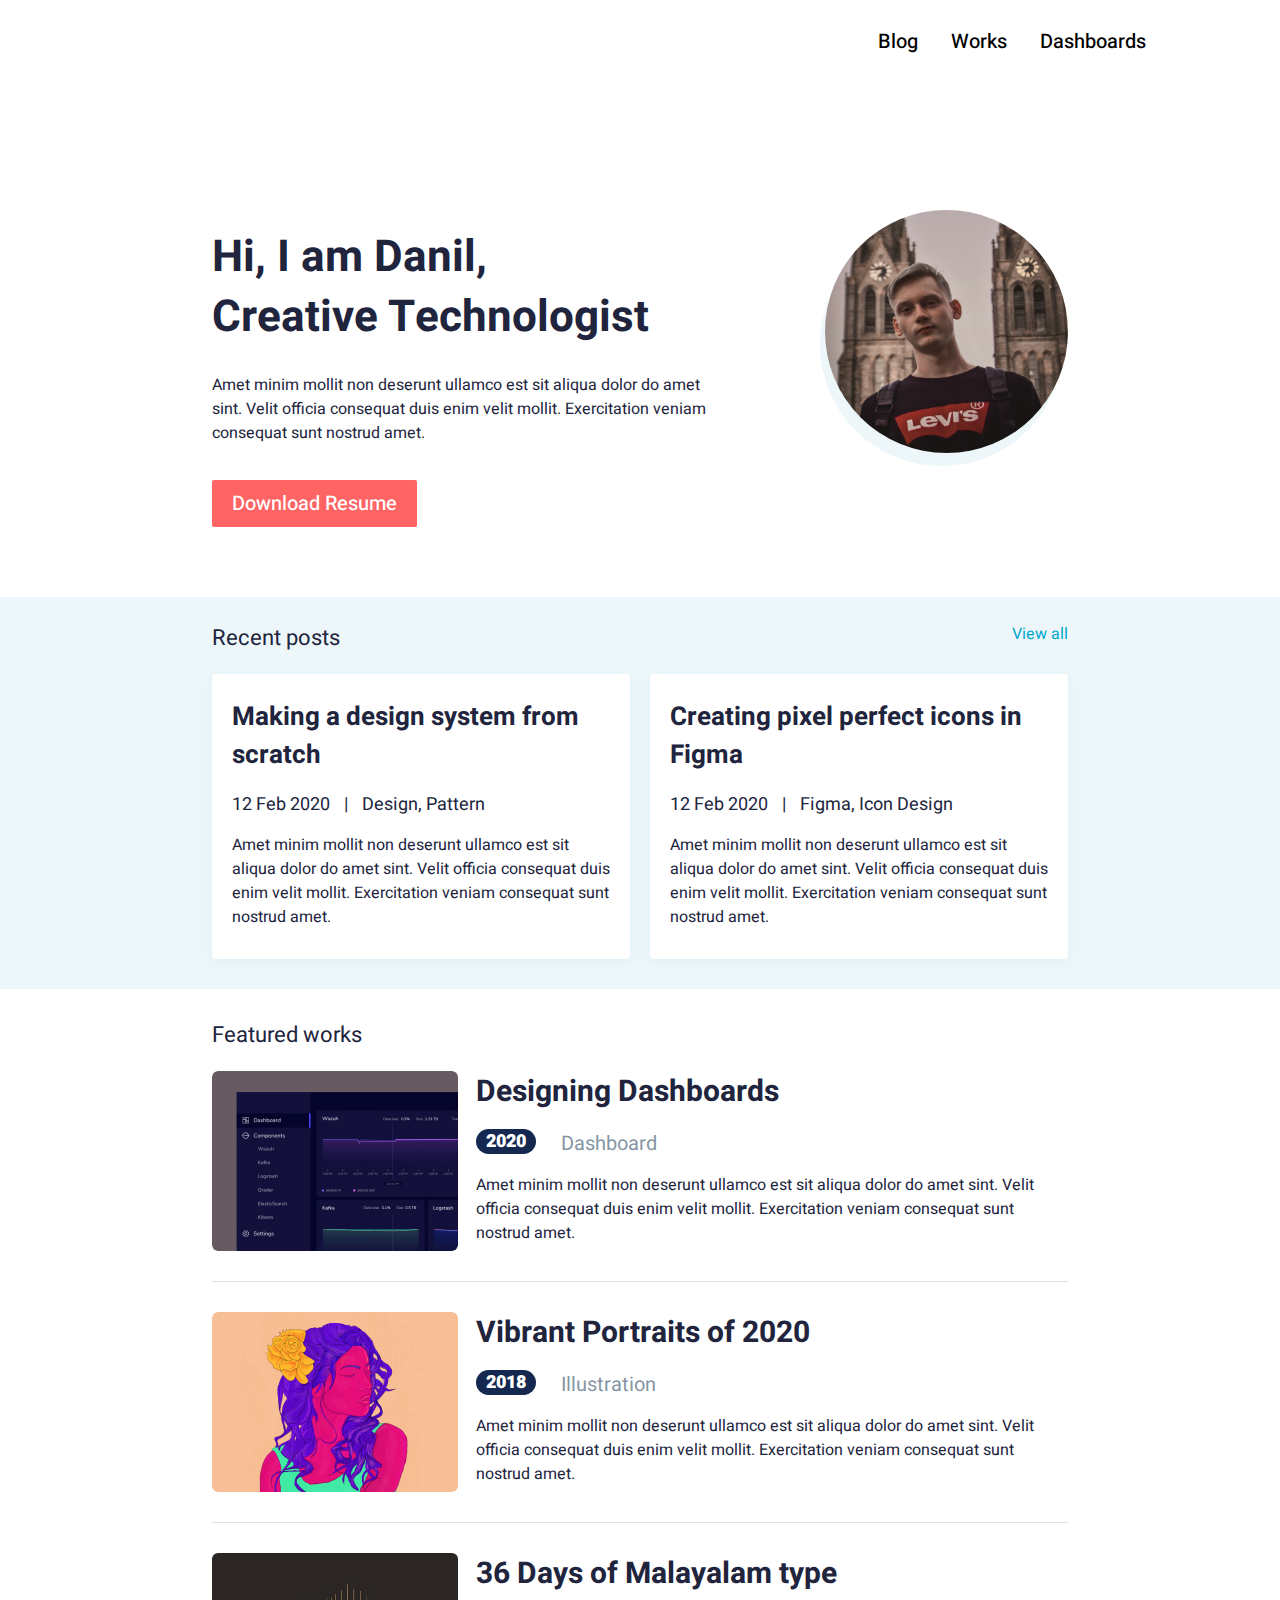
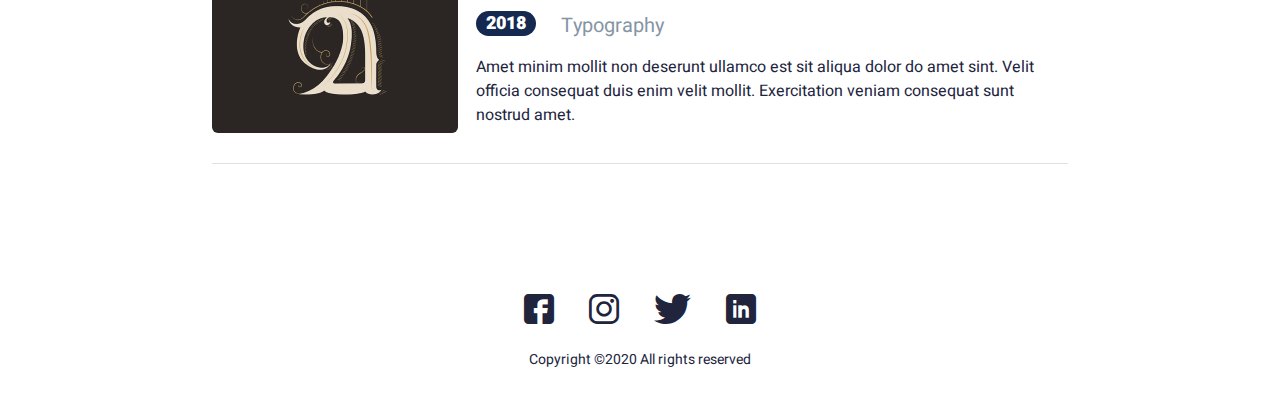
<file: index.html>
<!DOCTYPE html>
<html lang="en">
<head>
  <meta charset="UTF-8">
  <meta name="viewport" content="width=device-width, initial-scale=1.0">
  <meta http-equiv="X-UA-Compatible" content="ie=edge">
  <link rel="stylesheet" href="css/style.css">
  <link rel="stylesheet" href="css/iconsfont.css">
  <!-- &display=swap - позволяет шрифтам грузится быстрее так как контролирует порядок подключения шрифтов -->
  <!-- &subset=cyrillic-ext - позволяет использовать кириллицу на шрифтах -->
  <link href="https://fonts.googleapis.com/css2?family=Heebo:wght@400;500;700;900&display=swap" rel="stylesheet">
  <title>HomePage</title>
</head>
<body>
  <div class="wrapper">
    <header class = "header">
      <div class="header__content__container">
        <nav class="menu__body">
          <ul class="menu__list">
            <li><a href="blog.html" class="menu__link">Blog</a></li>
            <li><a href="works.html" class="menu__link">Works</a></li>
            <li><a href="dashboards.html" class="menu__link">Dashboards</a></li>
          </ul>
        </nav>
      </div>
    </header>
    <main class="page">
      <section class="hello">
        <div class="hello__container _container">
          <div class="hello__content">
            <h1 class="hello__title title">Hi, I am Danil,<br>Creative Technologist</h1>
            <div class="hello__text text">
              Amet minim mollit non deserunt ullamco est sit aliqua dolor do amet sint. Velit officia consequat duis enim velit mollit. Exercitation veniam consequat sunt nostrud amet.
            </div>
            <a href="" class="hello__btn btn">Download Resume</a>
          </div>
          <div class="hello__avatar">
            <img src="img/avatar3.jpg" alt="avatar">
          </div>
        </div>
      </section>
      <section class="recent-posts">
        <div class="recent-posts__container _container">
          <div class="recent-posts__header">
            <div class="recent-posts__title title-posts">Recent posts</div>
            <a href="" class="recent-posts__view-all">View all</a>
          </div>
          <div class="recent-posts__items">
            <div class="recent-posts__column">
              <article class="recent-posts__item recent-post">
                <!-- Тег <article> задает содержание сайта вроде
                новости, статьи, записи блога, форума или др. -->
                <a href="" class="recent-post__title">Making a design system from scratch</a>
                <div class="recent-posts__info">12 Feb 2020 <span>|</span> Design, Pattern</div>
                <div class="recent-posts__text text">
                  Amet minim mollit non deserunt ullamco est sit aliqua dolor do amet sint. Velit officia consequat duis enim velit mollit.
                  Exercitation veniam consequat sunt nostrud amet.</div>
              </article>
            </div>
            <div class="recent-posts__column">
              <article class="recent-posts__item recent-post">
                <!-- Тег <article> задает содержание сайта вроде
                новости, статьи, записи блога, форума или др. -->
                <a href="" class="recent-post__title">Creating pixel perfect icons in Figma</a>
                <div class="recent-posts__info">12 Feb 2020 <span>|</span> Figma, Icon Design</div>
                <div class="recent-posts__text text">
                  Amet minim mollit non deserunt ullamco est sit aliqua dolor do amet sint. Velit officia consequat duis enim velit mollit.
                  Exercitation veniam consequat sunt nostrud amet.</div>
              </article>
            </div>
          </div>
        </div>
      </section>
      <section class="featured-works">
        <div class="featured-works__container _container">
          <div class="featured-works__title title-posts">Featured works</div>
          <div class="featured-works__items works">
            <article class="featured-works__item works__item">
              <a href="" class="works__image _ibg">
                <!-- _Ibg - вставляется именно для адаптива ЛЮБОЙ вставленной
              картинки (Разработка с канала Фрилансер по жизни)-->
                <img src="img/featured-works/work-1.jpg" alt="Work #1">
              </a>
              <div class="works__body">
                <a href="" class="works__title">Designing Dashboards</a>
                <div class="works__info">
                  <div class="works__year">2020</div>
                  <div class="works__category">Dashboard</div>
                </div>
                <div class="works__text text">Amet minim mollit non deserunt ullamco est sit aliqua dolor do amet sint. Velit officia consequat duis enim velit mollit. Exercitation veniam consequat sunt nostrud amet.</div>
              </div>
            </article>
            <article class="featured-works__item works__item">
              <a href="" class="works__image _ibg">
                <!-- _Ibg - вставляется именно для адаптива ЛЮБОЙ вставленной
              картинки (Разработка с канала Фрилансер по жизни)-->
                <img src="img/featured-works/work-2.jpg" alt="Work #2">
              </a>
              <div class="works__body">
                <a href="" class="works__title">Vibrant Portraits of 2020</a>
                <div class="works__info">
                  <div class="works__year">2018</div>
                  <div class="works__category">Illustration</div>
                </div>
                <div class="works__text text">Amet minim mollit non deserunt ullamco est sit aliqua dolor do amet sint. Velit officia consequat duis enim velit mollit. Exercitation veniam consequat sunt nostrud amet.</div>
              </div>
            </article>
            <article class="featured-works__item works__item">
              <a href="" class="works__image _ibg">
                <!-- _Ibg - вставляется именно для адаптива ЛЮБОЙ вставленной
              картинки (Разработка с канала Фрилансер по жизни)-->
                <img src="img/featured-works/work-3.jpg" alt="Work #3">
              </a>
              <div class="works__body">
                <a href="" class="works__title">36 Days of Malayalam type</a>
                <div class="works__info">
                  <div class="works__year">2018</div>
                  <div class="works__category">Typography</div>
                </div>
                <div class="works__text text">Amet minim mollit non deserunt ullamco est sit aliqua dolor do amet sint. Velit officia consequat duis enim velit mollit. Exercitation veniam consequat sunt nostrud amet.</div>
              </div>
            </article>
          </div>
        </div>
      </section>
    </main>
    <footer class = "footer">
      <div class="footer__content _container">
        <div class="footer__social social">
          <a href="" class="social__item _icon-fb"></a>
          <a href="" class="social__item _icon-insta"></a>
          <a href="" class="social__item _icon-twitter"></a>
          <a href="" class="social__item _icon-linkedin"></a>
        </div>
        <div class="footer__copyright">Copyright ©2020 All rights reserved</div>
      </div>
    </footer>
  </div>
</body>
</html>
</file>
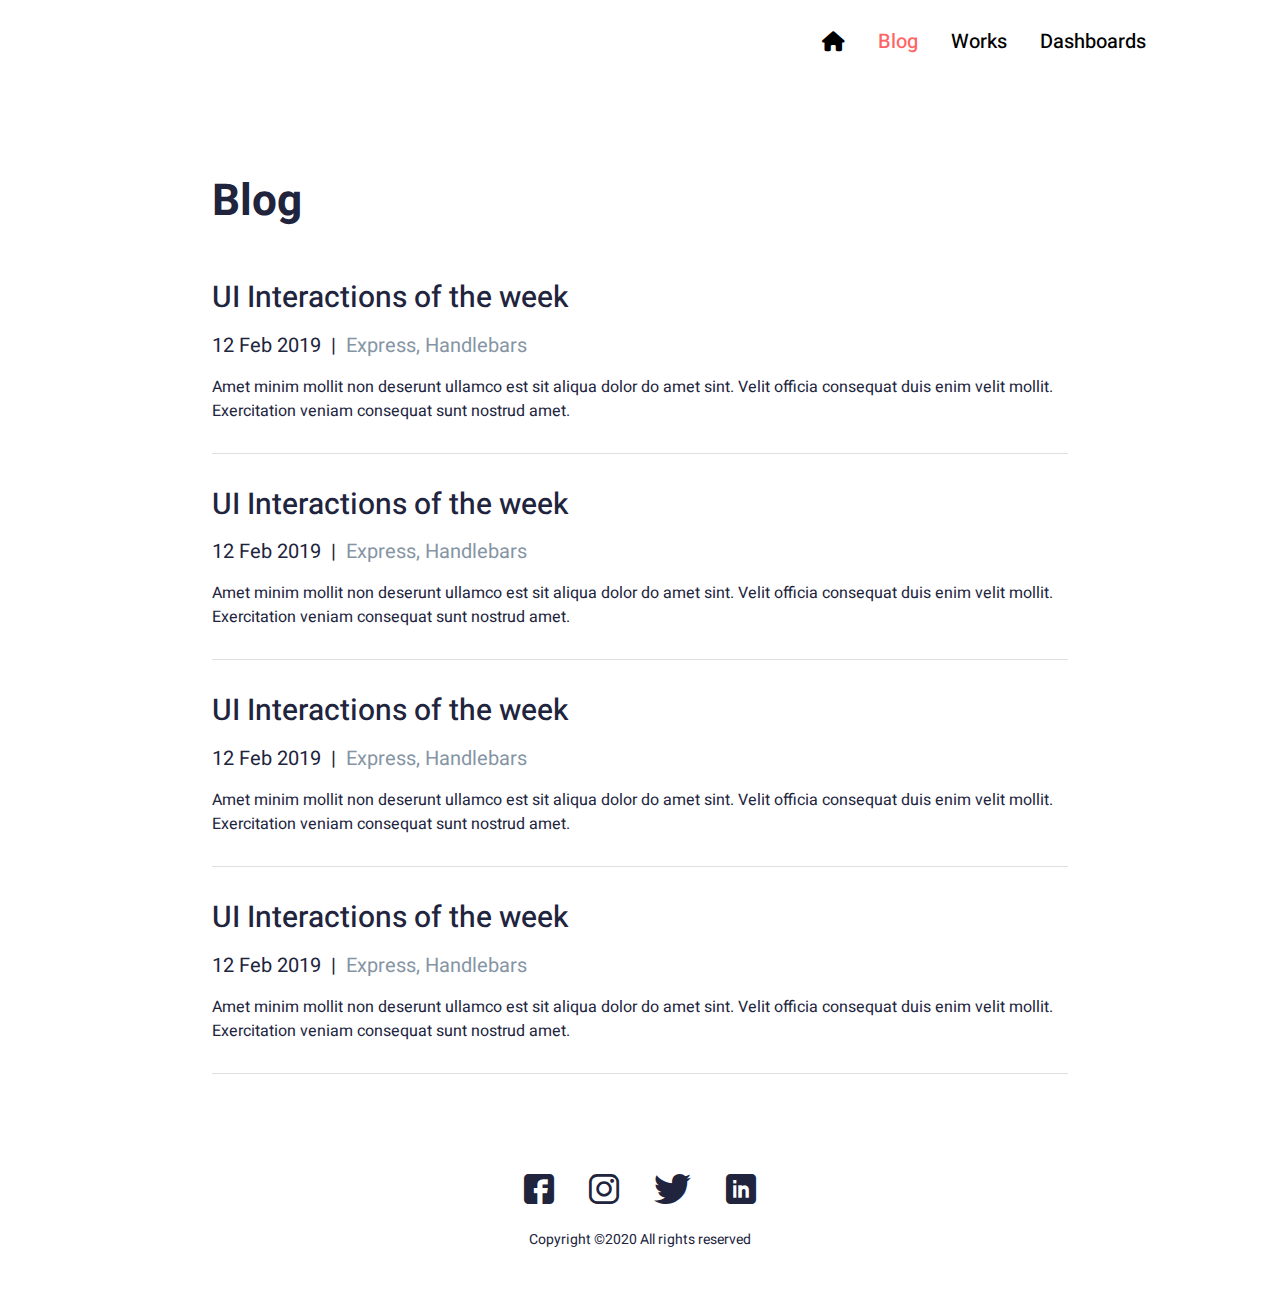
<file: blog.html>
<!DOCTYPE html>
<html lang="en">
<head>
  <meta charset="UTF-8">
  <meta name="viewport" content="width=device-width, initial-scale=1.0">
  <meta http-equiv="X-UA-Compatible" content="ie=edge">
  <link rel="stylesheet" href="css/style.css">
  <link rel="stylesheet" href="css/iconsfont.css">
  <!-- &display=swap - позволяет шрифтам грузится быстрее так как контролирует порядок подключения шрифтов -->
  <!-- &subset=cyrillic-ext - позволяет использовать кириллицу на шрифтах -->
  <link href="https://fonts.googleapis.com/css2?family=Heebo:wght@400;500;700;900&display=swap" rel="stylesheet">
  <title>Blog</title>
</head>
<body>
  <div class="wrapper">
    <header class = "header">
      <div class="header__content__container">
        <nav class="menu__body">
          <ul class="menu__list">
            <li><a href="index.html" class="menu__link _icon-home"></a></li>
            <li><a href="blog.html" class="menu__link blog__color">Blog</a></li>
            <li><a href="works.html" class="menu__link">Works</a></li>
            <li><a href="dashboards.html" class="menu__link">Dashboards</a></li>
          </ul>
        </nav>
      </div>
    </header>
    <main class="page">
      <section class="blog">
        <div class="blog__container _container">
          <h1 class="blog__title title">Blog</h1>
          <div class="blog__items">
            <article class="blog__item">
              <a href="" class="blog__item__title">UI Interactions of the week</a>
              <div class="blog__item__info">
                <div class="blog__date">12 Feb 2019</div>
                <span class = "blog__separator">|</span>
                <div class="blog__category">Express, Handlebars</div>
              </div>
              <div class="blog__text text">Amet minim mollit non deserunt ullamco est sit aliqua dolor do amet sint. Velit officia consequat duis enim velit mollit.
                  Exercitation veniam consequat sunt nostrud amet.</div>
            </article>
            <article class="blog__item">
              <a href="" class="blog__item__title">UI Interactions of the week</a>
              <div class="blog__item__info">
                <div class="blog__date">12 Feb 2019</div>
                <span class = "blog__separator">|</span>
                <div class="blog__category">Express, Handlebars</div>
              </div>
              <div class="blog__text text">Amet minim mollit non deserunt ullamco est sit aliqua dolor do amet sint. Velit officia consequat duis enim velit mollit.
                  Exercitation veniam consequat sunt nostrud amet.</div>
            </article>
            <article class="blog__item">
              <a href="" class="blog__item__title">UI Interactions of the week</a>
              <div class="blog__item__info">
                <div class="blog__date">12 Feb 2019</div>
                <span class = "blog__separator">|</span>
                <div class="blog__category">Express, Handlebars</div>
              </div>
              <div class="blog__text text">Amet minim mollit non deserunt ullamco est sit aliqua dolor do amet sint. Velit officia consequat duis enim velit mollit.
                  Exercitation veniam consequat sunt nostrud amet.</div>
            </article>
            <article class="blog__item">
              <a href="" class="blog__item__title">UI Interactions of the week</a>
              <div class="blog__item__info">
                <div class="blog__date">12 Feb 2019</div>
                <span class = "blog__separator">|</span>
                <div class="blog__category">Express, Handlebars</div>
              </div>
              <div class="blog__text text">Amet minim mollit non deserunt ullamco est sit aliqua dolor do amet sint. Velit officia consequat duis enim velit mollit.
                  Exercitation veniam consequat sunt nostrud amet.</div>
            </article>
          </div>

        </div>
      </section>
    </main>
    <footer class = "footer">
      <div class="footer__content _container">
        <div class="footer__social social">
          <a href="" class="social__item _icon-fb"></a>
          <a href="" class="social__item _icon-insta"></a>
          <a href="" class="social__item _icon-twitter"></a>
          <a href="" class="social__item _icon-linkedin"></a>
        </div>
        <div class="footer__copyright">Copyright ©2020 All rights reserved</div>
      </div>
    </footer>
  </div>
</body>
</html>
</file>
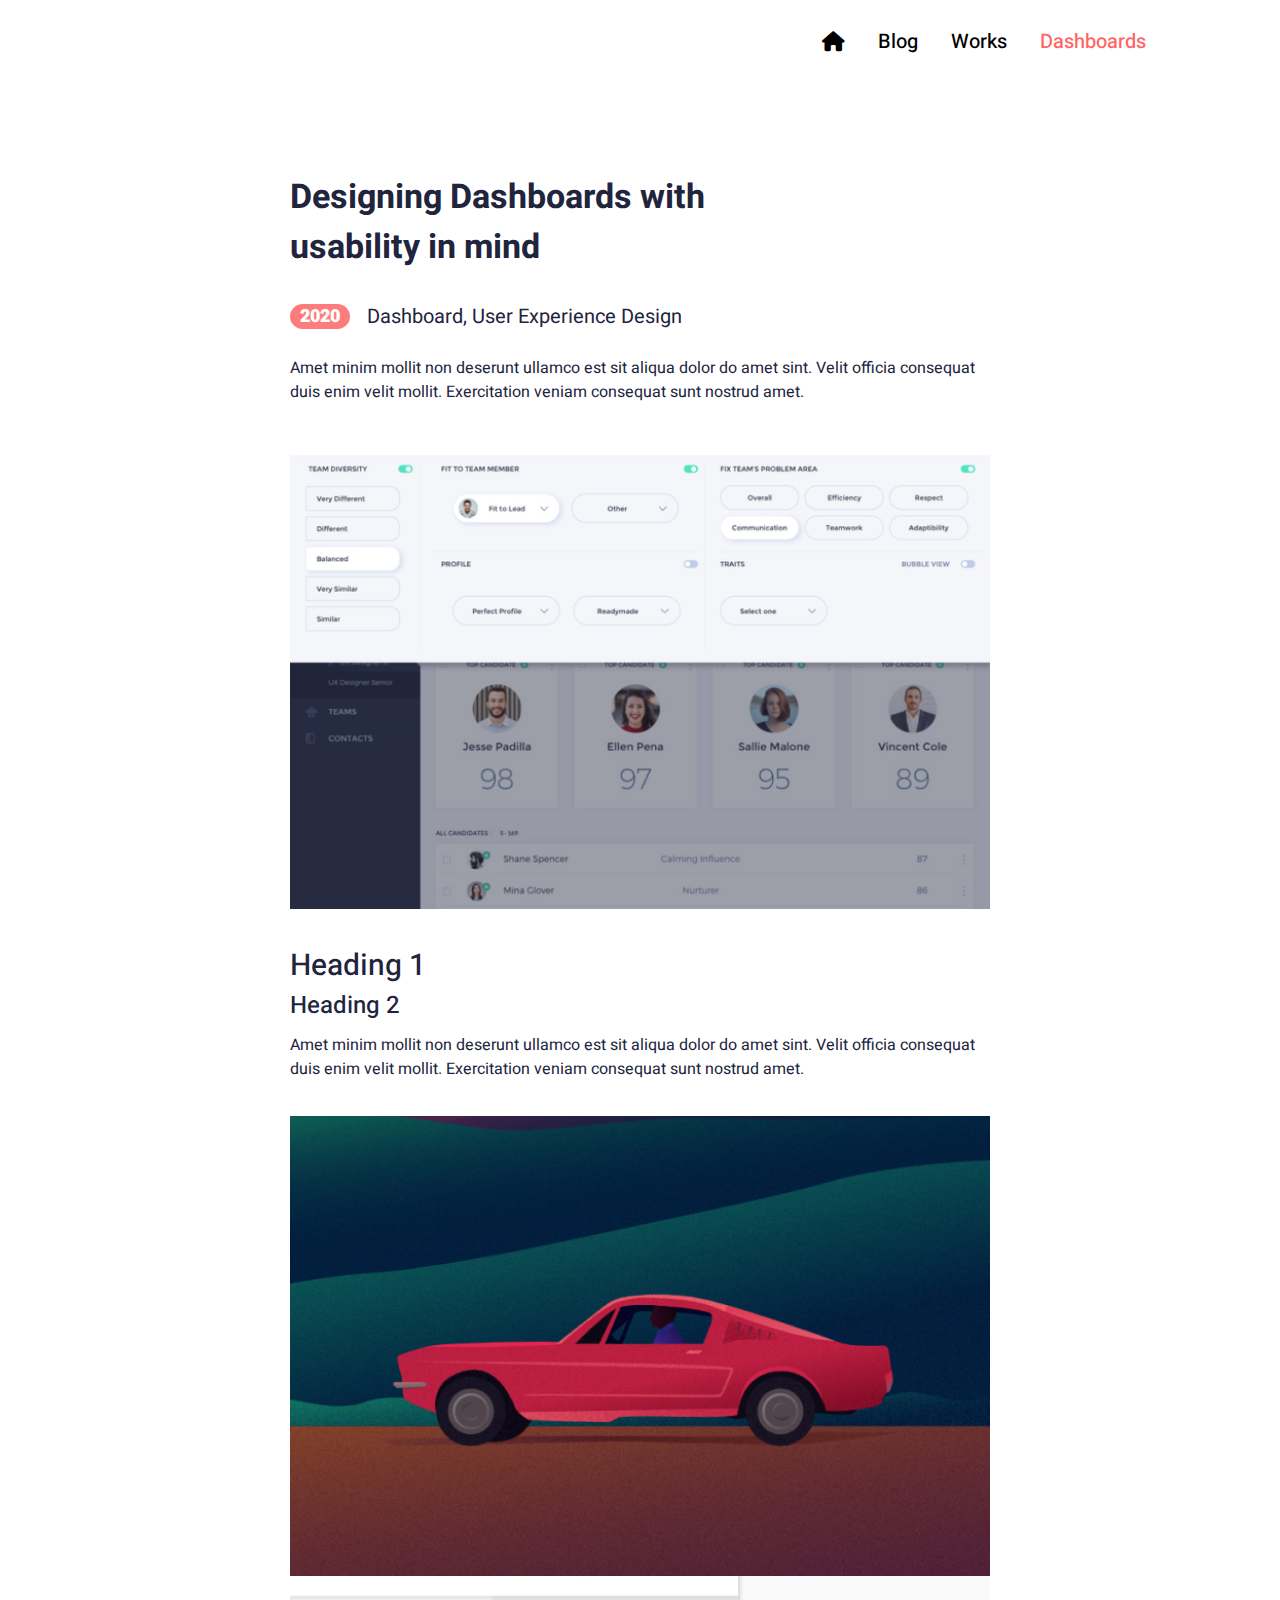
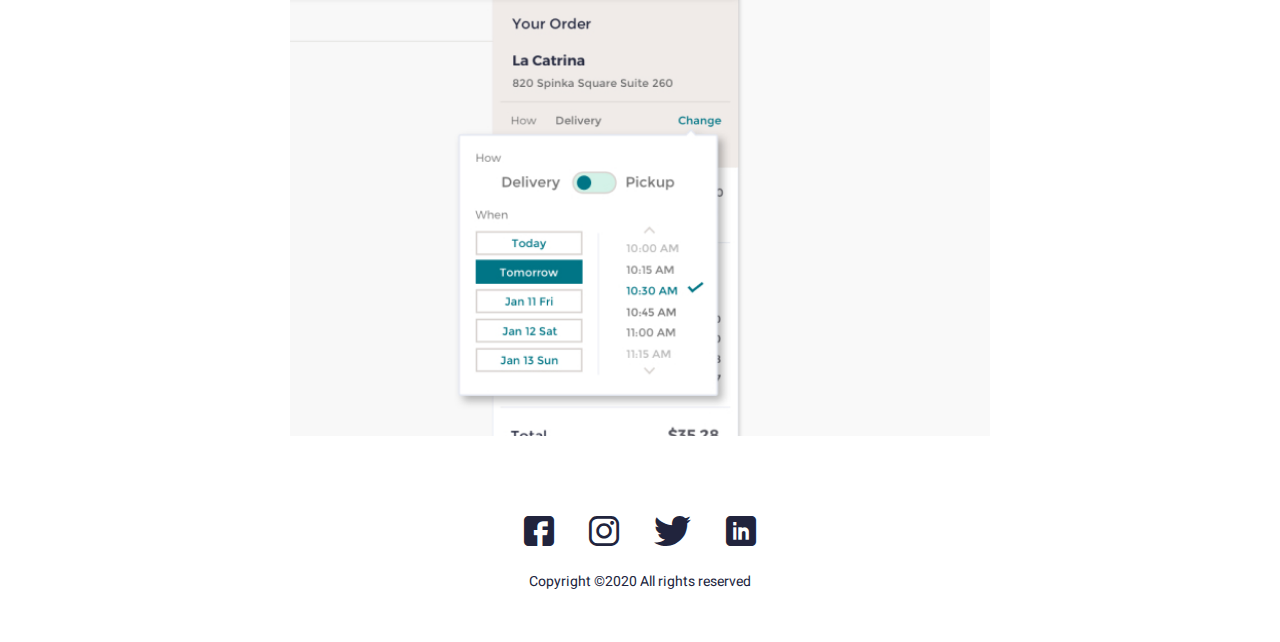
<file: dashboards.html>
<!DOCTYPE html>
<html lang="en">
<head>
  <meta charset="UTF-8">
  <meta name="viewport" content="width=device-width, initial-scale=1.0">
  <meta http-equiv="X-UA-Compatible" content="ie=edge">
  <link rel="stylesheet" href="css/style.css">
  <link rel="stylesheet" href="css/iconsfont.css">
  <!-- &display=swap - позволяет шрифтам грузится быстрее так как контролирует порядок подключения шрифтов -->
  <!-- &subset=cyrillic-ext - позволяет использовать кириллицу на шрифтах -->
  <link href="https://fonts.googleapis.com/css2?family=Heebo:wght@400;500;700;900&display=swap" rel="stylesheet">
  <title>Dashboards</title>
</head>
<body>
  <div class="wrapper">
    <header class = "header">
      <div class="header__content__container">
        <nav class="menu__body">
          <ul class="menu__list">
            <li><a href="index.html" class="menu__link _icon-home"></a></li>
            <li><a href="blog.html" class="menu__link">Blog</a></li>
            <li><a href="works.html" class="menu__link">Works</a></li>
            <li><a href="dashboards.html" class="menu__link dashboards__color">Dashboards</a></li>
          </ul>
        </nav>
      </div>
    </header>
    <main class="page">
      <section class="article">
        <div class="article__container _container">
          <h1 class="article__title">Designing Dashboards with<br> usability in mind</h1>
          <div class="article__dashboard">
            <div class="article__dashboard__info">
              <div class="article__year">2020</div>
              <div class="article__category">Dashboard, User Experience Design</div>
            </div>
            <div class="article__dashboard__text">
              <p>Amet minim mollit non deserunt ullamco est sit aliqua dolor do amet sint. Velit officia consequat duis enim velit mollit. Exercitation veniam consequat sunt nostrud amet.</p>
              <div class="article__dashboard__image _ibg">
                <img src="img/article/article-1.jpg" alt="">
              </div>
            </div>
            <div class="article__dashboard__heading">
              <h2>Heading 1</h2>
              <h3>Heading 2</h3>
              <p>Amet minim mollit non deserunt ullamco est sit aliqua dolor do amet sint. Velit officia consequat duis enim velit mollit. Exercitation veniam consequat sunt nostrud amet.</p>
              <div class="article__dashboard__image _ibg">
                  <img src="img/article/article-2.jpg" alt="">
              </div>
              <div class="article__dashboard__image _ibg">
                  <img src="img/article/article-3.jpg" alt="">
              </div>
            </div>
          </div>
        </div>
      </section>

    </main>
    <footer class = "footer">
      <div class="footer__content _container">
        <div class="footer__social social">
          <a href="" class="social__item _icon-fb"></a>
          <a href="" class="social__item _icon-insta"></a>
          <a href="" class="social__item _icon-twitter"></a>
          <a href="" class="social__item _icon-linkedin"></a>
        </div>
        <div class="footer__copyright">Copyright ©2020 All rights reserved</div>
      </div>
    </footer>
  </div>
</body>
</html>
</file>
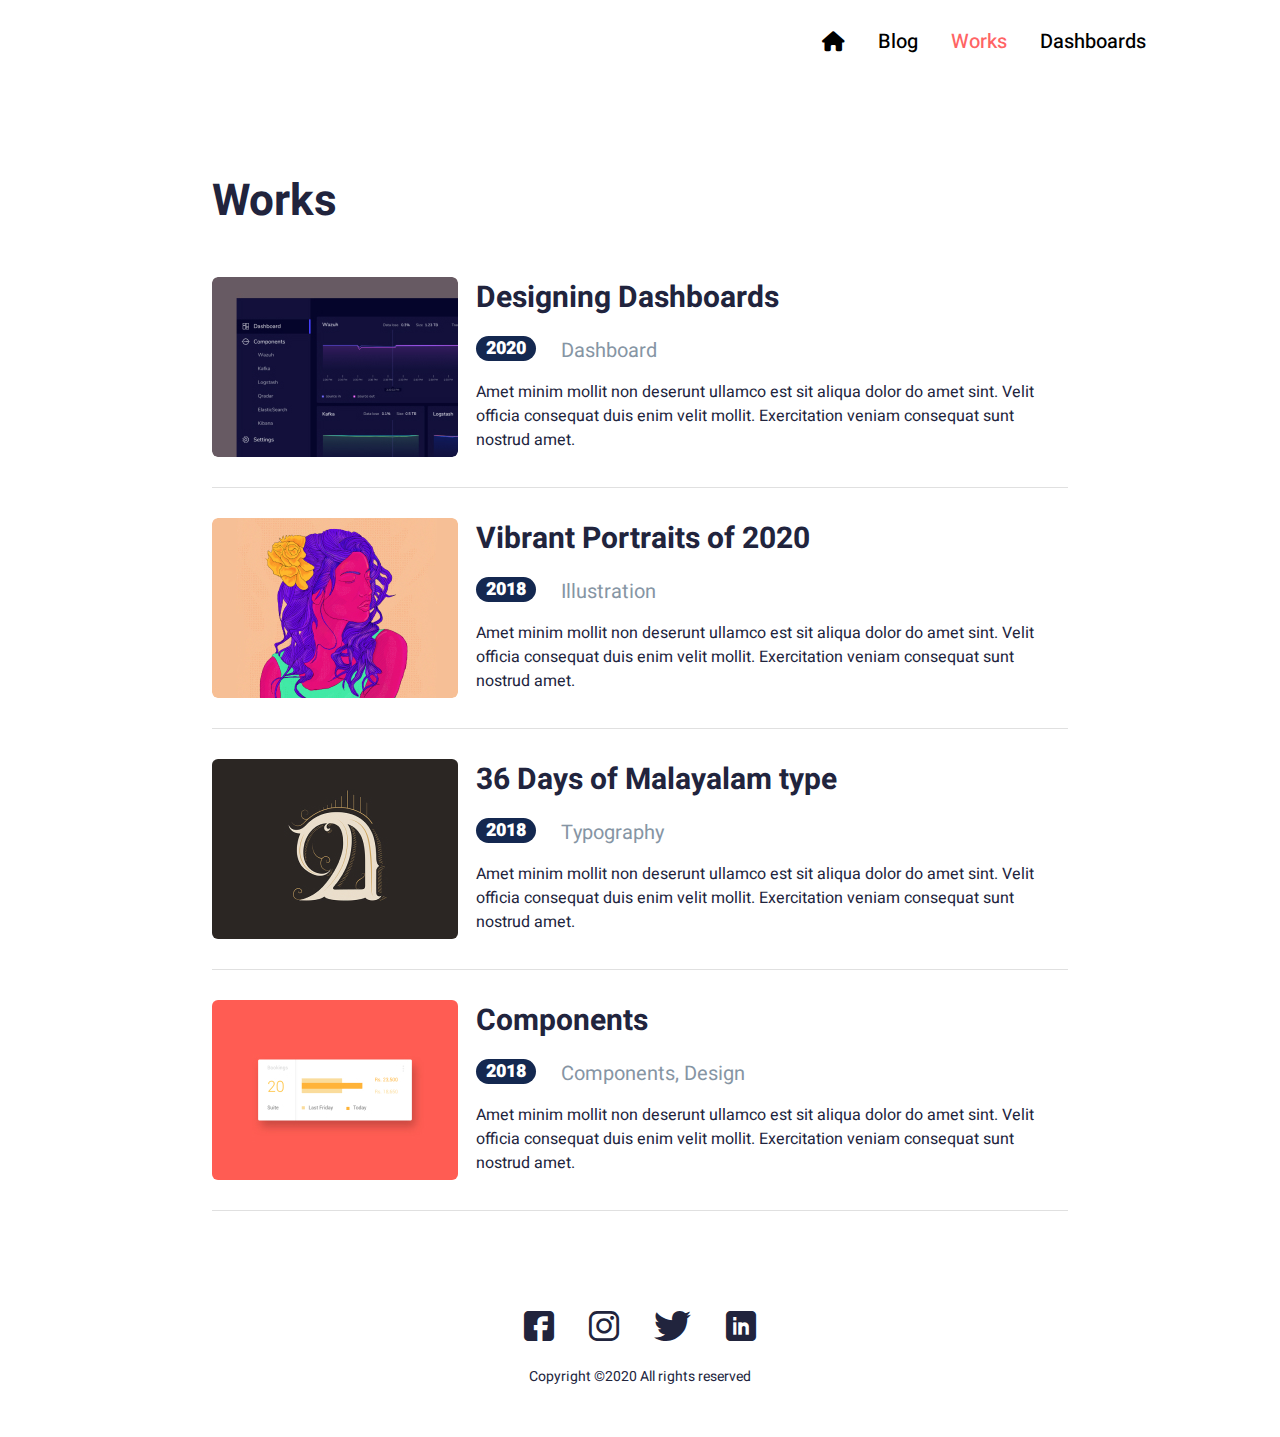
<file: works.html>
<!DOCTYPE html>
<html lang="en">
<head>
  <meta charset="UTF-8">
  <meta name="viewport" content="width=device-width, initial-scale=1.0">
  <meta http-equiv="X-UA-Compatible" content="ie=edge">
  <link rel="stylesheet" href="css/style.css">
  <link rel="stylesheet" href="css/iconsfont.css">
  <!-- &display=swap - позволяет шрифтам грузится быстрее так как контролирует порядок подключения шрифтов -->
  <!-- &subset=cyrillic-ext - позволяет использовать кириллицу на шрифтах -->
  <link href="https://fonts.googleapis.com/css2?family=Heebo:wght@400;500;700;900&display=swap" rel="stylesheet">
  <title>Works</title>
</head>
<body>
  <div class="wrapper">
    <header class = "header">
      <div class="header__content__container">
        <nav class="menu__body">
          <ul class="menu__list">
            <li><a href="index.html" class="menu__link _icon-home"></a></li>
            <li><a href="blog.html" class="menu__link">Blog</a></li>
            <li><a href="works.html" class="menu__link works__color">Works</a></li>
            <li><a href="dashboards.html" class="menu__link">Dashboards</a></li>
          </ul>
        </nav>
      </div>
    </header>
    <main class="page">
      <section class="works">
        <div class="works__container _container">
          <h1 class="works__container__title title">Works</h1>
          <div class="works__items">
            <article class="works__item">
              <a href="" class="works__image _ibg">
                <!-- _Ibg - вставляется именно для адаптива ЛЮБОЙ вставленной
              картинки (Разработка с канала Фрилансер по жизни)-->
                <img src="img/featured-works/work-1.jpg" alt="Work #1">
              </a>
              <div class="works__body">
                <a href="" class="works__title">Designing Dashboards</a>
                <div class="works__info">
                  <div class="works__year">2020</div>
                  <div class="works__category">Dashboard</div>
                </div>
                <div class="works__text text">Amet minim mollit non deserunt ullamco est sit aliqua dolor do amet sint. Velit officia consequat duis enim velit mollit. Exercitation veniam consequat sunt nostrud amet.</div>
              </div>
            </article>
            <article class="works__item">
              <a href="" class="works__image _ibg">
                <!-- _Ibg - вставляется именно для адаптива ЛЮБОЙ вставленной
              картинки (Разработка с канала Фрилансер по жизни)-->
                <img src="img/featured-works/work-2.jpg" alt="Work #2">
              </a>
              <div class="works__body">
                <a href="" class="works__title">Vibrant Portraits of 2020</a>
                <div class="works__info">
                  <div class="works__year">2018</div>
                  <div class="works__category">Illustration</div>
                </div>
                <div class="works__text text">Amet minim mollit non deserunt ullamco est sit aliqua dolor do amet sint. Velit officia consequat duis enim velit mollit. Exercitation veniam consequat sunt nostrud amet.</div>
              </div>
            </article>
            <article class="works__item">
              <a href="" class="works__image _ibg">
                <!-- _Ibg - вставляется именно для адаптива ЛЮБОЙ вставленной
              картинки (Разработка с канала Фрилансер по жизни)-->
                <img src="img/featured-works/work-3.jpg" alt="Work #3">
              </a>
              <div class="works__body">
                <a href="" class="works__title">36 Days of Malayalam type</a>
                <div class="works__info">
                  <div class="works__year">2018</div>
                  <div class="works__category">Typography</div>
                </div>
                <div class="works__text text">Amet minim mollit non deserunt ullamco est sit aliqua dolor do amet sint. Velit officia consequat duis enim velit mollit. Exercitation veniam consequat sunt nostrud amet.</div>
              </div>
            </article>
            <article class="works__item">
              <a href="" class="works__image _ibg">
                <!-- _Ibg - вставляется именно для адаптива ЛЮБОЙ вставленной
              картинки (Разработка с канала Фрилансер по жизни)-->
                <img src="img/featured-works/work-4.jpg" alt="Work #4">
              </a>
              <div class="works__body">
                <a href="" class="works__title">Components</a>
                <div class="works__info">
                  <div class="works__year">2018</div>
                  <div class="works__category">Components, Design</div>
                </div>
                <div class="works__text text">Amet minim mollit non deserunt ullamco est sit aliqua dolor do amet sint. Velit officia consequat duis enim velit mollit. Exercitation veniam consequat sunt nostrud amet.</div>
              </div>
            </article>
          </div>
        </div>
      </section>

    </main>
    <footer class = "footer">
      <div class="footer__content _container">
        <div class="footer__social social">
          <a href="" class="social__item _icon-fb"></a>
          <a href="" class="social__item _icon-insta"></a>
          <a href="" class="social__item _icon-twitter"></a>
          <a href="" class="social__item _icon-linkedin"></a>
        </div>
        <div class="footer__copyright">Copyright ©2020 All rights reserved</div>
      </div>
    </footer>
  </div>
</body>
</html>
</file>
<file: css/style.css>
* {
  margin: 0;
  padding: 0;
  box-sizing: border-box;
}


body {
  font-family: 'Heebo', sans-serif;
  color: #21243D;
}

a {
  text-decoration: none;
}

li {
  list-style: none;
}


/* Общие контейнеры ==================================================================================== */

.wrapper {
  width: 100%;
  min-height: 100vh;
  overflow: hidden;
  display: flex;
  flex-direction: column;
  /* Чтобы прижать футер к низу + у самого футера указывается margin-top: auto; */
}


._container {
  margin: 0 auto;
  max-width: 856px;
  min-width: 320px;
}

.page {
  padding: 90px 0 0 0;
  /* Благодаря общему отступу сверху следующие страницы будет проще сверстать
  А тем секциям которые имеют отступ больше, просто нужно добавить еще один padding */
}

/* Общие контейнеры ==================================================================================== */


/* Header ======================================================================= */
.header__content__container {
  margin: 0 auto;
  max-width: 1052px;
  min-width: 320px;
}


.menu__list {
  height: 82px;
  /* Height - пишется вместо padding, чтобы было удобнее
  контролировать высоту при адаптиве сайта, менять только один параметр
  + все элементы горизонтально отценрованы*/
  display: flex;
  justify-content: flex-end;
  align-items: center;
  padding: 0 20px;
  /* column-gap: 33px; */
}

.menu__list li {
  margin: 0 0 0 33px;
}

.menu__link {
  display: flex;
  font-weight: 500;
  font-size: 20px;
  color: #000;
  transition: color 0.2s ease 0s;
  justify-content: center;
  align-items: center;
}



.blog__color {
  color: #ff6464;
}

.works__color {
  color: #ff6464;
}

.dashboards__color {
  color: #ff6464;
}


/* Header ======================================================================= */

/* 1 Страница - Home page==================================================================================== */
/* Section - hello ==================================================================================== */

.hello {
  padding: 38px 0 70px 0;
}

.hello__container {
  display: flex;
}

.hello__content {
  align-items: flex-start;
  padding: 18px 110px 0 0;
  flex: 1 1 auto;
  /* 18px в padding нужны для того чтобы текст был чуть ниже картинки */
}

/* Чтобы убрать висячие отсутпы */
.hello__content *:last-child {
  margin-bottom: 0;

}

.hello__title {
  margin: 0 0 25px 0;
}

.hello__text {
  margin: 0 0 35px 0;
}

.hello__btn {
  margin: 0 0 25px 0px;
  /* Данный margin пригодится, если кнопка переместится выше вверх */
}

.hello__avatar {
  /* Для flex элементов ВСЕГДА ЛУЧШЕ использовать flex-basis а не width
  Чтобы как в данном случае текст не раздавил картинку */
  flex: 0 0 243px;
  height: 243px;
  border-radius: 50%;
  overflow: hidden;
  box-shadow: -5px 13px 0px 0px #EDF7FA;
}

.hello__avatar img {
  width: 243px;
  height: 243px;
}

.title {
  font-size: 44px;
  font-weight: 700;
  /* Для удобства адаптива, лучше line-height указывать в процентах ОТ font-size
  Что бы в дальнейшем менять только один параметр Font-size - за счет которого
  будет меняться и line-height */
  /* line-height: 60px; */
  line-height: 136.36%;
}

.text {
  font-size: 16px;
  font-weight: 400;
  line-height: 150%;
  /* line-height: 24px; */
}

.btn {
  display: inline-flex;
  height: 47px;
  justify-content: center;
  align-items: center;
  text-align: center;
  color: #fff;
  font-weight: 500;
  font-size: 20px;
  /* Для удобства адаптива, лучше line-height указывать в процентах ОТ font-size
  Что бы в дальнейшем менять только один параметр Font-size - за счет которого
  будет меняться и line-height */
  line-height: 145%;
  /* line-height: 29px; */
  background-color: #FF6464;
  border-radius: 2px;
  padding: 0 20px;
  transition: background-color 0.3s ease 0s;
}
/* Section - hello ==================================================================================== */


/* Section - recent-posts ==================================================================================== */

.recent-posts {
  background-color: #EDF7FA;
  padding: 25px 0 30px 0;

}

.recent-posts__container {

}

.recent-posts__header {
  display: flex;
  margin: 0 0 20px 0;
}

.recent-posts__title {
  flex: 1 1 auto;
  padding-right: 20px;
  /* В том случае если будет длинный заголовок */
}

.title-posts {
  font-size: 22px;
}

.recent-posts__view-all {
  white-space: nowrap;
  /* nowrap
  Не сохраняет пробелы.
  Игнорирует явные разрывы строки (не переносит текст).
  Опять же в том случае если будет длинный заголовок
  Или можно было воспользоваться
  flex: 0 0 auto; тем самым запретить объекту расширяться*/
  font-size: 16px;
  line-height: 150%;
  color: #00A8CC;
}

.recent-posts__items {
  display: flex;
  /* grid-column-gap: 20px;
  Заместо gap - можно использовать лайфхак через отриц. margin + padding
  представленный ниже*/
  margin: 0px -10px;
}

.recent-posts__column {
  flex: 0 1 50%;
  padding: 0 10px;
}

.recent-posts__item {

}

.recent-post {
  background: #FFFFFF;
  box-shadow: 0px 4px 10px rgba(187, 225, 250, 0.25);
  border-radius: 4px;
  padding: 25px 20px 30px 20px;
  height: 100%;
  /* Height задается затем чтобы КОНТЕНТ расширялся на всю высоту контейнера */
}

/* Чтобы убрать висячие отсутпы */
.recent-post *:last-child {
  margin-bottom: 0;
}

.recent-post__title {
  color: inherit;
  font-weight: 700;
  font-size: 26px;
  line-height: 146.15%;
  transition: color 0.2s ease 0s;
  display: inline-block;
  margin: 0 0 17px 0;
}


.recent-posts__info {
  margin: 0 0 15px 0;
  font-size: 18px;
  line-height: 144%;
}

.recent-posts__info span {
  margin: 0 10px;
}

.recent-posts__text {

}

/* Section - recent-posts ==================================================================================== */

/* Section - featured-works ==================================================================================== */

.featured-works {
  padding: 30px 0 30px 0;
}

.featured-works__container {
}

.featured-works__title {
  margin: 0 0 20px 0;
}

.works {

}

.works__item {
  border-bottom: 1px solid #E0E0E0;
  padding: 0 0 30px 0;
  margin: 0 0 30px 0;
  /* Для того чтобы слишком большой текст не увеличивал картинку */
}

/* Чтобы убрать висячие отсутпы */
.works__item:last-child {
  margin-bottom: 0;
}

.works__image {
  flex: 0 0 246px;
  min-height: 180px;
  border-radius: 6px;
  display: block;
  overflow: hidden;
}

/* Разработка с канала Фрилансер по жизни - позволяет делать
из обычной img - адаптивную background-image
И использовать любую png/jpg/svg каритнку - любого размера */

._ibg {
  position: relative;
}

._ibg img {
  position: absolute;
  width: 100%;
  height: 100%;
  top: 0;
  left: 0;
  object-fit: cover;
}


.works__body {
  flex: 1 1 auto;
}

.works__title {
  color: inherit;
  font-weight: 700;
  font-size: 30px;
  line-height: 146.6%;
  display: inline-block;
  margin: 0 0 15px 0;
  transition: color 0.2s ease 0s;
}

.works__info {
  display: flex;
  margin: 0 0 15px 0;
  /* column-gap: 25px; */
}

.works__year {
  height: 25px;
  background: #142850;
  border-radius: 16px;
  font-weight: 900;
  font-size: 18px;
  color: #fff;
  padding: 0 10px;
  display: inline-flex;
  justify-content: center;
  align-items: center;
}

.works__category {
  font-size: 20px;
  color: #8695A4;
  margin: 0 0 0 25px;
}

.works__text {

}

/* Section - featured-works ==================================================================================== */


/* Footer ============================================================================= */

.footer {
  text-align: center;
  margin-top: auto;
  /* Чтобы прижать футер к низу */
}

.footer__content {
  padding: 50px 0;
}


.footer__social {
}

.social {
  display: flex;
  justify-content: center;
  align-items: center;
  margin: 0 0 25px 0;
}

.social__item {
  font-size: 30px;
  color: inherit;
  margin: 0 17.5px;
  transition: color 0.2s ease 0s;
}

.footer__copyright {
  font-size: 14px;
}

/* Footer ============================================================================= */

/* 2 Страница - Blog ================================================================= */
.blog {
  padding: 0 0 50px 0;
}

.blog__container {

}


.blog__title {
  margin: 0 0 45px 0;

}

.blog__items {

}

.blog__item {
  padding: 0 0 30px 0;
  margin: 0 0 30px 0;
  border-bottom: 1px solid #E0E0E0;
}

/* Чтобы убрать висячие отсутпы */
.blog__item:last-child {
  margin-bottom: 0;
}

.blog__item__title {
  display: inline-block;
  font-weight: 500;
  font-size: 30px;
  line-height: 146.6%;
  margin: 0 0 10px 0;
  color: inherit;
  transition: color 0.2s ease 0s;
}

.blog__item__info {
  display: flex;
  margin: 0 0 15px 0;
  font-size: 20px;
}

.blog__separator {
  margin: 0 10px;
}

.blog__category {
  color: #8695A4;
}

.blog__text {

}
/* 2 Страница - Blog ================================================================= */

/* 3 Страница Works ========================================================================== */

.works {
  padding: 0 0 50px 0;
}
.works__container__title {
  margin: 0 0 45px 0;
}

/* 3 Страница Works ========================================================================== */


/* 4 Страница Article =============================================================================*/
.article {
  padding: 0 0 30px 0;
}

.article__container {
    margin: 0 auto;
    max-width: 700px;
    min-width: 320px;
}

.article__title {
  font-weight: 700;
  font-size: 34px;
  line-height: 147%;
  margin: 0 0 30px 0;
}

.article__dashboard {
}

.article__dashboard__info {
  display: flex;
  align-items: center;
  margin: 0 0 25px 0;
}

.article__year {
  height: 25px;
  background: #FF7C7C;
  border-radius: 16px;
  font-weight: 900;
  font-size: 18px;
  color: #fff;
  padding: 0 10px;
  display: inline-flex;
  justify-content: center;
  align-items: center;
}

.article__category {
  font-size: 20px;
  margin: 0 0 0 17px;
  line-height: 145%;
}

.article__dashboard__text {
  margin: 0 0 50px 0;
}

.article__dashboard__text p {
  margin: 0 0 45px 0;
}

.article__dashboard__image {
  flex: 0 0 700px;
  min-height: 460px;
  display: block;
  overflow: hidden;
}

.article__dashboard__text, .article__dashboard__heading p {
  font-size: 16px;
  font-weight: 400;
  line-height: 150%;
  margin: 0 0 35px 0;
}

.article__dashboard__heading {
}

.article__dashboard__heading h2 {
  font-weight: 500;
  font-size: 30px;
}

.article__dashboard__heading h3 {
    font-weight: 500;
    font-size: 24px;
    margin: 0 0 10px 0;
}

/* Чтобы убрать висячие отсутпы */
.article__dashboard__text *:last-child {
  margin-bottom: 0;
}

.article__dashboard__heading *:last-child {
  margin-bottom: 0;
}

/* 4 Страница Article =============================================================================*/


/* Адаптивы ========================================================================= */

/* Hover - ТОЛЬКО для Компьютеров и ноутбуков */

@media screen and (min-width:1024px) {
  .menu__link:hover {
    color: #ff6464;
  }
  .btn:hover {
    background-color: #d15252;
  }
  .recent-post__title:hover {
    color: #ff6464;
  }
  .works__title:hover {
    color: #ff6464;
  }
  .social__item:hover {
    color: #ff6464;
  }
  .blog__item__title:hover {
    color: #ff6464;
  }
}



/* Tablet */

@media screen and (max-width:878px) {
  .hello {
    padding: 0 0 70px 0;
  }

  .hello__container {
    padding: 0 20px;
  }

  .hello__content {
    padding: 18px 50px 0 0;
  }

  .hello__avatar {
    margin: 0 0 40px 0;
  }

  ._container {
    padding: 0 20px;
  }
  .footer__content {
    padding: 30px 0;
  }
}

@media screen and (min-width:768px) {
  .works__item {
    display: flex;
    align-items: flex-start;
  }
  .works__body {
    padding: 0 0 0 18px;
  }
}




/* Mobile */

@media screen and (max-width:767px) {
  .hello__container {
    flex-direction: column-reverse;
    justify-content: center;
    align-items: center;
    text-align: center;
  }
  .hello__content {
    padding: 0px 0px 0 0;
  }
  .hello__container {
    padding: 0 10px;
  }


  /* =========================================================================== */

  .recent-posts__items {
    flex-direction: column;
    margin: -15px 0;
  }
  .recent-posts__column {
    padding: 15px 0;
  }

  .featured-works__items {
    display: flex;
    overflow: auto;
  }

  .featured-works__item {
    flex: 0 0 90%;
    margin: 0 15px 0 0;
  }

  .featured-works {
    padding-bottom: 100px;
  }

  /* =========================================================================== */

  .works__image {
    padding: 0 0 60% 0;
    margin: 0 0 17px 0;
  }

  .works__title {
    font-size: 24px;
  }
  .works__info {
    margin: 0 0 25px 0;
  }
  .works__year {
    font-size: 16px;
  }
  .works__category {
    font-size: 16px;
  }


/* =========================================================================== */
  .blog__title {
    margin: 0 0 20px 0;
  }

  .blog__item__title {
    font-size: 26px;
  }

  .blog__item__info {
    font-size: 16px;
  }

/* =========================================================================== */
  .article__dashboard__image {
    padding: 0 0 60% 0;
  }

  .article__dashboard__image {
    flex: 0 0 700px;
    min-height: 180px;
  }
}



/* Mobile L, M */

@media screen and (max-width:425px) {
  .menu__list {
    justify-content: center;
  }

  .menu__link {
    font-size: 25px;
  }

  .menu__link {
    font-size: 20px;
  }

  .menu__list li:first-child {
    margin: 0;
  }

  .page {
    padding: 33px 0 0 0;
  }

  .hello {
    padding: 0 0 60px 0;
  }

  .title {
    font-size: 30px;
  }
  .hello__avatar {
    /* Для flex элементов ВСЕГДА ЛУЧШЕ использовать flex-basis а не width
    Чтобы как в данном случае текст не раздавил картинку */
    flex: 0 0 170px;
    height: 170px;
    margin: 0 0 40px 0;
  }

  .hello__avatar img {
    width: 170px;
    height: 170px;
  }

  .hello__title {
    margin: 0 0 20px 0;
    padding: 0 20px;
  }

  .hello__text {
    margin: 0 0 25px 0;
    padding: 0 15px;
  }

  .hello__btn {
    margin: 0 0 20px 0px;
  }







  /* =========================================================================== */

  .recent-posts__view-all {
    display: none;
  }

  .title-posts {
    text-align: center;
    font-size: 18px;
  }
  .recent-posts__container {
    padding: 0 10px;
  }
  .recent-posts {
    background-color: #EDF7FA;
    padding-bottom: 40px;
  }
  .recent-post__title {
    font-size: 22px;
  }
  .recent-posts__info {
    font-size: 16px;
  }
  .recent-post {
    padding: 15px 20px 20px 20px;
  }


  /* =========================================================================== */

  .article__title {
    font-size: 30px;
  }

  .article__category {
    font-size: 18px;
  }

  .article__dashboard__heading h2 {
    font-size: 26px;
  }

  .article__dashboard__heading h3 {
      font-size: 20px;
  }
}



/* Mobile S */
@media screen and (max-width:368px) {
  .works__title {
    font-size: 20px;
  }

  .menu__list li {
    margin: 0 0 0 25px;
  }
}
</file>
<file: css/iconsfont.css>
@font-face {
  font-family: 'icons';
  src:  url('..//fonts/icons.eot?ujop81');
  src:  url('..//fonts/icons.eot?ujop81#iefix') format('embedded-opentype'),
    url('..//fonts/icons.ttf?ujop81') format('truetype'),
    url('..//fonts/icons.woff?ujop81') format('woff'),
    url('..//fonts/icons.svg?ujop81#icons') format('svg');
  font-weight: normal;
  font-style: normal;
  font-display: block;
}

[class^="_icon-"], [class*=" _icon-"] {
  /* use !important to prevent issues with browser extensions that change fonts */
  font-family: 'icons' !important;
  speak: never;
  font-style: normal;
  font-weight: normal;
  font-variant: normal;
  text-transform: none;
  line-height: 1;

  /* Better Font Rendering =========== */
  -webkit-font-smoothing: antialiased;
  -moz-osx-font-smoothing: grayscale;
}

._icon-fb:before {
  content: "\e900";
}
._icon-home:before {
  content: "\e901";
}
._icon-insta:before {
  content: "\e902";
}
._icon-linkedin:before {
  content: "\e903";
}
._icon-twitter:before {
  content: "\e904";
}
</file>
